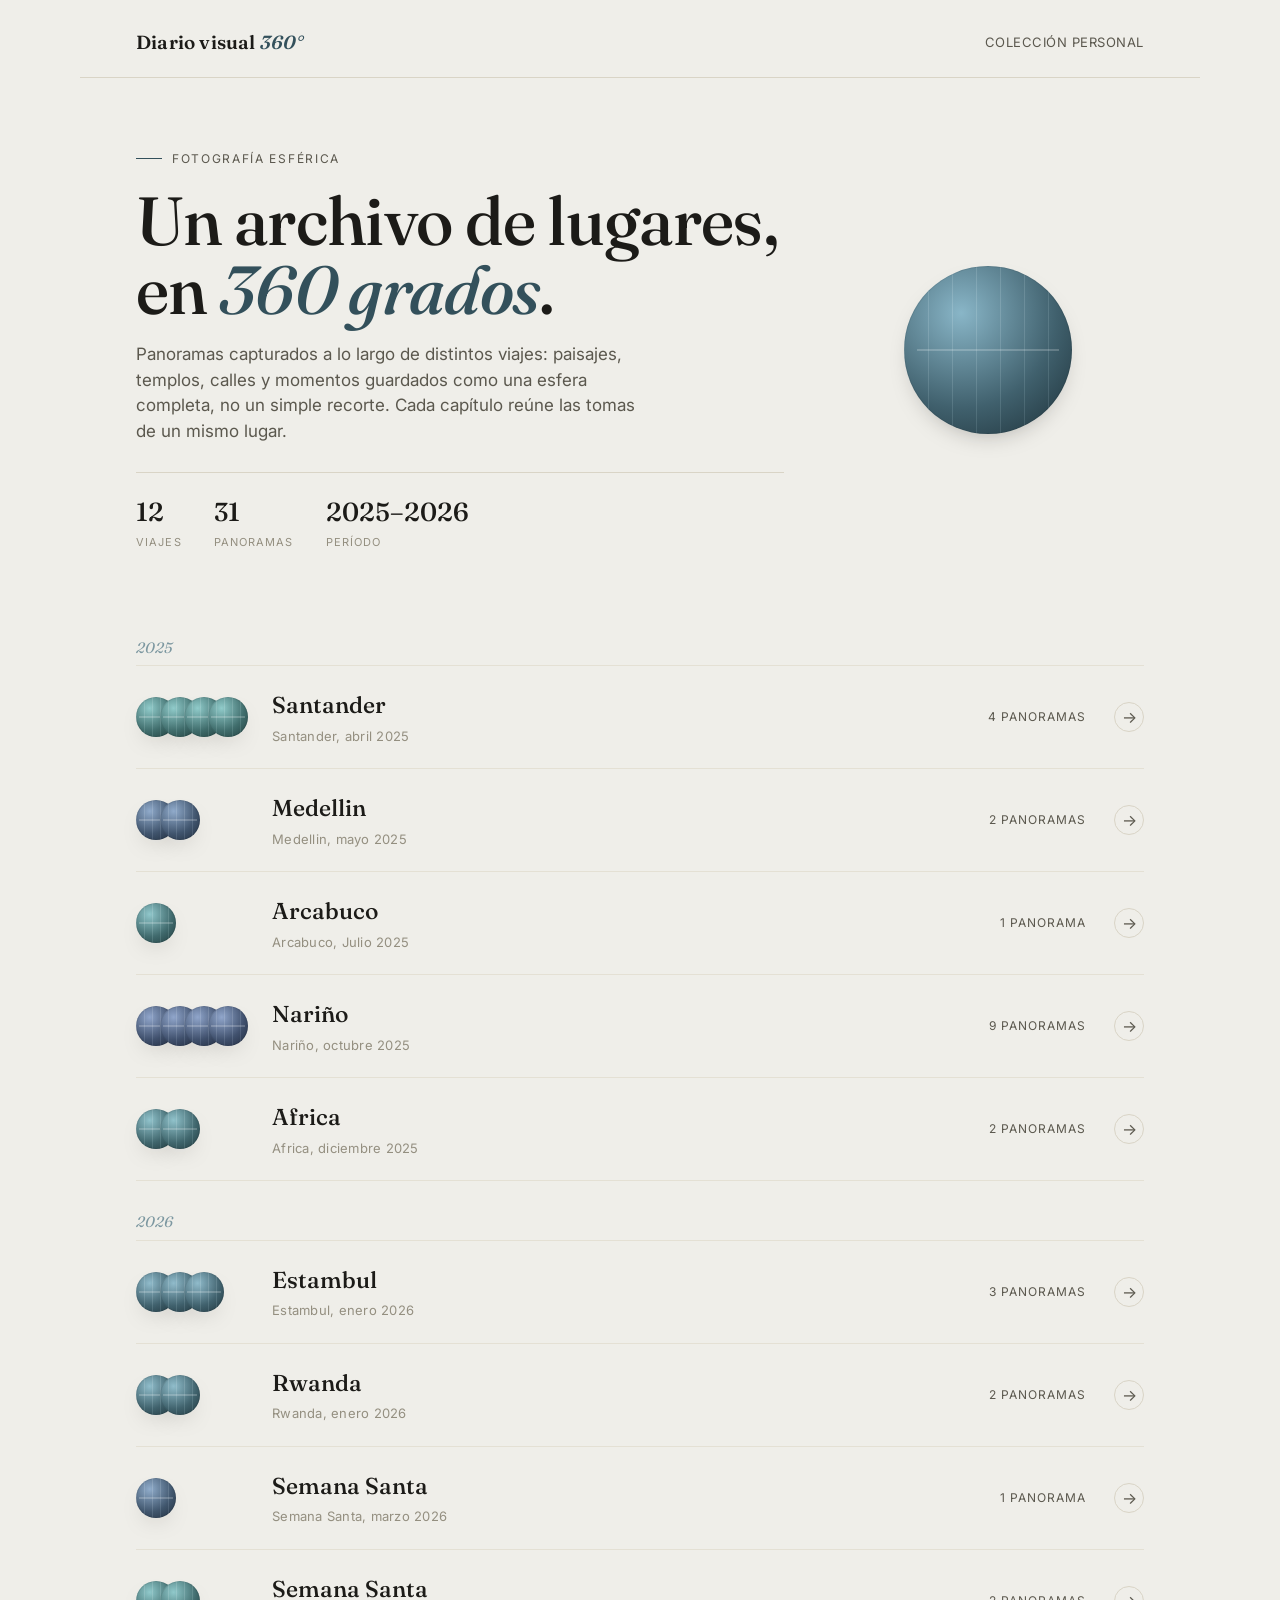
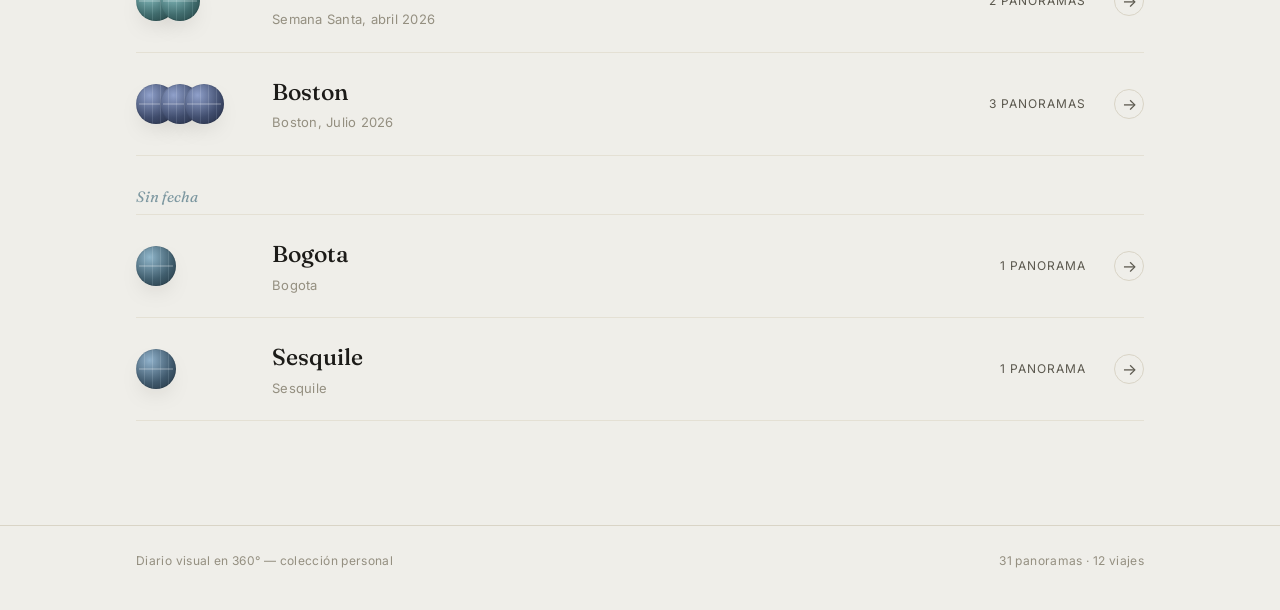
<file: index.html>
<!DOCTYPE html>
<html lang="es">
<head>
<meta charset="UTF-8">
<meta name="viewport" content="width=device-width, initial-scale=1.0">
<title>Diario visual en 360° — Colección personal</title>
<meta name="description" content="Colección personal de fotografías panorámicas en 360°, organizada por viaje y lugar.">
<link rel="preconnect" href="https://fonts.googleapis.com">
<link rel="preconnect" href="https://fonts.gstatic.com" crossorigin>
<link href="https://fonts.googleapis.com/css2?family=Fraunces:ital,opsz,wght@0,9..144,400;0,9..144,500;0,9..144,600;1,9..144,500&family=Inter:wght@400;500;600&display=swap" rel="stylesheet">
<link rel="stylesheet" href="css/style.css">
</head>
<body data-page="index">

<header class="site-header">
  <div class="wrap">
    <div class="brand">Diario visual <em>360°</em></div>
    <div class="back-link">Colección personal</div>
  </div>
</header>

<section class="hero">
  <div class="wrap">
    <div>
      <p class="eyebrow">Fotografía esférica</p>
      <h1>Un archivo de lugares,<br>en <i>360 grados</i>.</h1>
      <p class="hero-sub">Panoramas capturados a lo largo de distintos viajes: paisajes, templos, calles y momentos guardados como una esfera completa, no un simple recorte. Cada capítulo reúne las tomas de un mismo lugar.</p>
      <div class="stat-row" id="hero-stats">
        <div class="stat"><b>—</b><span>Viajes</span></div>
        <div class="stat"><b>—</b><span>Panoramas</span></div>
        <div class="stat"><b>—</b><span>Período</span></div>
      </div>
    </div>
    <div class="hero-orb-wrap">
      <div class="orb large" style="--o-light:hsl(197,36%,66%); --o-base:hsl(197,26%,34%); --o-dark:hsl(197,32%,16%);"></div>
    </div>
  </div>
</section>

<section class="timeline">
  <div class="wrap" id="timeline">
    <div class="state-msg">Cargando viajes…</div>
  </div>
</section>

<footer class="site-footer">
  <div class="wrap">
    <span>Diario visual en 360° — colección personal</span>
    <span id="footer-count">&nbsp;</span>
  </div>
</footer>

<script src="js/app.js"></script>
</body>
</html>
</file>
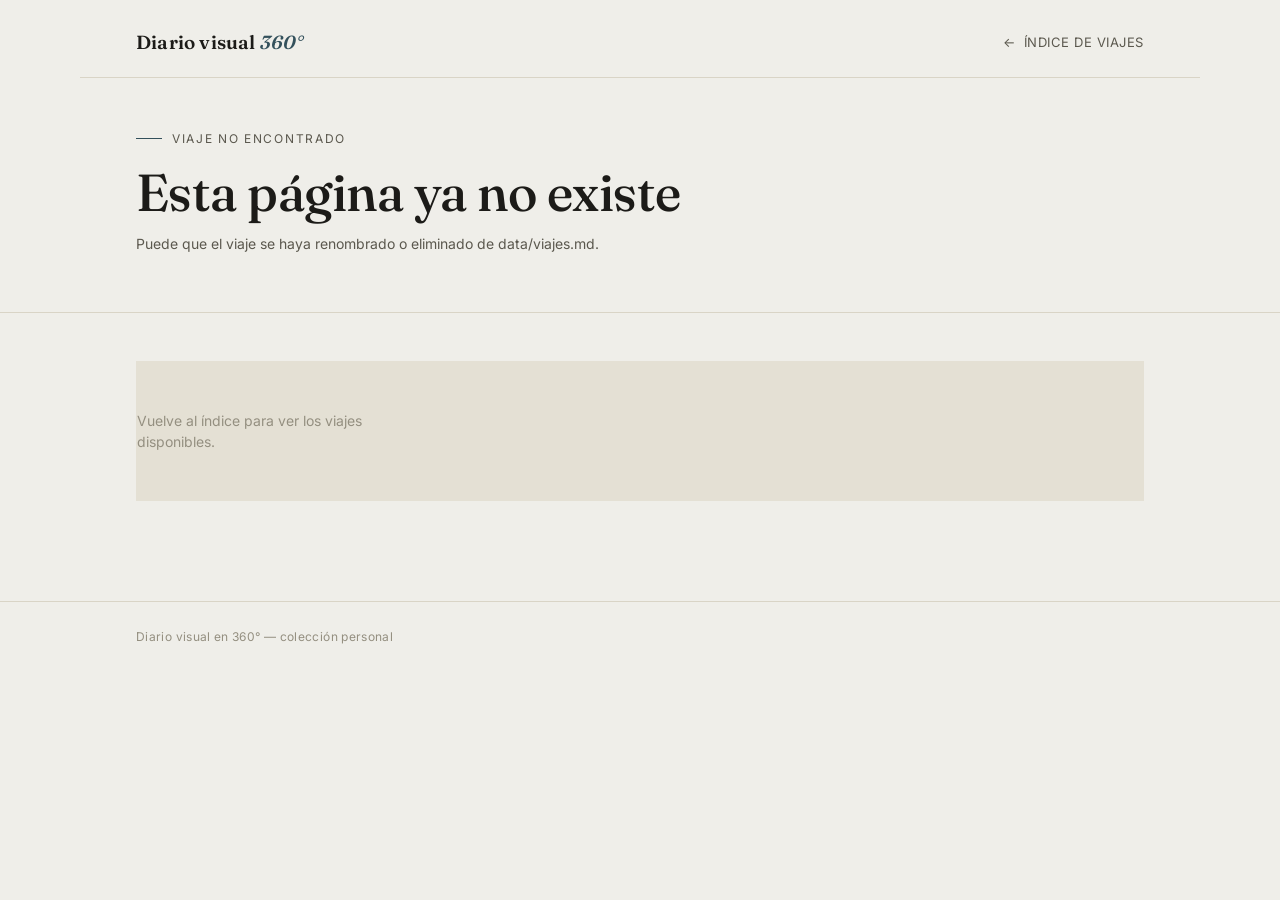
<file: trip.html>
<!DOCTYPE html>
<html lang="es">
<head>
<meta charset="UTF-8">
<meta name="viewport" content="width=device-width, initial-scale=1.0">
<title>Viaje — Diario visual en 360°</title>
<meta name="description" content="Panoramas en 360° de este viaje.">
<link rel="preconnect" href="https://fonts.googleapis.com">
<link rel="preconnect" href="https://fonts.gstatic.com" crossorigin>
<link href="https://fonts.googleapis.com/css2?family=Fraunces:ital,opsz,wght@0,9..144,400;0,9..144,500;0,9..144,600;1,9..144,500&family=Inter:wght@400;500;600&display=swap" rel="stylesheet">
<link rel="stylesheet" href="css/style.css">
</head>
<body data-page="trip">

<header class="site-header">
  <div class="wrap">
    <div class="brand">Diario visual <em>360°</em></div>
    <a class="back-link" href="index.html"><span class="arrow">←</span> Índice de viajes</a>
  </div>
</header>

<section class="trip-hero">
  <div class="wrap" id="trip-hero-content">
    <div class="state-msg">Cargando…</div>
  </div>
</section>

<section class="gallery">
  <div class="wrap">
    <div class="gallery-grid" id="gallery-grid"></div>
  </div>
</section>

<footer class="site-footer">
  <div class="wrap">
    <span>Diario visual en 360° — colección personal</span>
    <span id="footer-count">&nbsp;</span>
  </div>
</footer>

<script src="js/app.js"></script>
</body>
</html>
</file>
<file: css/style.css>
/* =========================================================
   Diario visual en 360° — design tokens
   ========================================================= */
:root{
  --paper:      #EFEEE9;
  --paper-2:    #F7F6F2;
  --ink:        #1C1B18;
  --ink-soft:   #5B584E;
  --ink-faint:  #948F80;
  --line:       #D9D4C6;
  --line-soft:  #E4E0D4;
  --accent:     #33505B;
  --accent-2:   #7C97A0;
  --white:      #FFFFFF;

  --serif: "Fraunces", "Iowan Old Style", "Palatino Linotype", serif;
  --sans:  "Inter", -apple-system, BlinkMacSystemFont, "Segoe UI", sans-serif;

  --maxw: 1120px;
}

*, *::before, *::after{ box-sizing: border-box; }
html{ scroll-behavior: smooth; }

body{
  margin:0;
  background: var(--paper);
  color: var(--ink);
  font-family: var(--sans);
  font-size: 16px;
  line-height: 1.5;
  -webkit-font-smoothing: antialiased;
}

img,svg{ display:block; max-width:100%; }

a{ color: inherit; text-decoration:none; }

.wrap{
  max-width: var(--maxw);
  margin: 0 auto;
  padding: 0 clamp(20px, 5vw, 56px);
}

::selection{ background: var(--accent); color: var(--paper-2); }

:focus-visible{
  outline: 2px solid var(--accent);
  outline-offset: 3px;
}

/* =========================================================
   Header
   ========================================================= */
.site-header{
  padding: 28px 0 0;
}
.site-header .wrap{
  display:flex;
  align-items:center;
  justify-content:space-between;
  border-bottom:1px solid var(--line);
  padding-bottom: 20px;
}
.brand{
  font-family: var(--serif);
  font-weight: 600;
  font-size: 19px;
  letter-spacing: 0.01em;
}
.brand em{
  font-style: italic;
  color: var(--accent);
}
.back-link{
  font-size: 13px;
  letter-spacing: 0.04em;
  text-transform: uppercase;
  color: var(--ink-soft);
  display:flex;
  align-items:center;
  gap:8px;
  transition: color .2s ease, gap .2s ease;
}
.back-link:hover{ color: var(--accent); gap:12px; }
.back-link .arrow{ display:inline-block; transition: transform .2s ease; }
.back-link:hover .arrow{ transform: translateX(-3px); }

/* =========================================================
   Eyebrow / headline system
   ========================================================= */
.eyebrow{
  font-size: 12px;
  letter-spacing: 0.14em;
  text-transform: uppercase;
  color: var(--ink-soft);
  display:flex;
  align-items:center;
  gap: 10px;
  margin: 0 0 18px;
}
.eyebrow::before{
  content:"";
  width: 26px;
  height: 1px;
  background: var(--accent);
  display:inline-block;
}

h1{
  font-family: var(--serif);
  font-weight: 500;
  line-height: 1.02;
  margin: 0 0 18px;
  letter-spacing: -0.01em;
}
h2{
  font-family: var(--serif);
  font-weight: 500;
  margin: 0;
}

/* =========================================================
   Hero — index
   ========================================================= */
.hero{
  padding: 72px 0 56px;
}
.hero .wrap{
  display:grid;
  grid-template-columns: 1.35fr 0.65fr;
  gap: 48px;
  align-items:center;
}
.hero h1{
  font-size: clamp(40px, 5.6vw, 68px);
}
.hero h1 i{ color: var(--accent); font-style: italic; }
.hero-sub{
  font-size: 17px;
  color: var(--ink-soft);
  max-width: 46ch;
  margin: 0 0 28px;
}
.stat-row{
  display:flex;
  gap: 32px;
  border-top: 1px solid var(--line);
  padding-top: 20px;
}
.stat{
  display:flex;
  flex-direction:column;
  gap:2px;
}
.stat b{
  font-family: var(--serif);
  font-size: 26px;
  font-weight: 500;
}
.stat span{
  font-size: 11px;
  letter-spacing: 0.1em;
  text-transform: uppercase;
  color: var(--ink-faint);
}
.hero-orb-wrap{
  display:flex;
  align-items:center;
  justify-content:center;
}

/* =========================================================
   Orb — signature element (stylised spherical panorama)
   ========================================================= */
.orb{
  position:relative;
  border-radius:50%;
  background: radial-gradient(circle at 34% 28%, var(--o-light), var(--o-base) 58%, var(--o-dark) 100%);
  box-shadow: inset 0 0 0 1px rgba(0,0,0,0.08), 0 10px 24px -12px rgba(28,27,24,0.35);
  overflow:hidden;
  flex-shrink:0;
}
.orb::before{
  content:"";
  position:absolute; inset:0;
  background-image: repeating-linear-gradient(
    90deg,
    rgba(255,255,255,0.32) 0,
    rgba(255,255,255,0.32) 1px,
    transparent 1px,
    transparent calc(100% / 7)
  );
  mix-blend-mode: soft-light;
}
.orb::after{
  content:"";
  position:absolute; left:8%; right:8%; top:50%;
  height:1px;
  background: rgba(255,255,255,0.4);
  transform: translateY(-50%) scaleY(1);
}
.orb.large{ width: 168px; height:168px; }
.orb.large::before{ animation: spin 34s linear infinite; }
.orb.card{ width: 40px; height:40px; }
.orb.card::before{
  background-image: repeating-linear-gradient(
    90deg,
    rgba(255,255,255,0.32) 0,
    rgba(255,255,255,0.32) 1px,
    transparent 1px,
    transparent calc(100% / 5)
  );
}
.orb.med{ width: 84px; height:84px; }

@keyframes spin{
  from{ transform: translateX(0); }
  to{ transform: translateX(-28.5714%); }
}
@media (prefers-reduced-motion: reduce){
  .orb.large::before{ animation: none; }
}

/* =========================================================
   Trip index list (grouped by year)
   ========================================================= */
.timeline{
  padding: 8px 0 96px;
}
.year-group{ margin-bottom: 8px; }
.year-label{
  font-family: var(--serif);
  font-style: italic;
  font-size: 15px;
  color: var(--accent-2);
  padding: 22px 0 6px;
}

.trip-row{
  display:grid;
  grid-template-columns: 108px 1fr auto auto;
  align-items:center;
  gap: 28px;
  padding: 22px 0;
  border-top: 1px solid var(--line-soft);
  transition: padding-left .25s ease;
}
.timeline .trip-row:last-child{ border-bottom: 1px solid var(--line-soft); }
.trip-row:hover{ padding-left: 8px; }

.trip-row .orb-stack{
  display:flex;
}
.trip-row .orb-stack .orb{ margin-left: -16px; }
.trip-row .orb-stack .orb:first-child{ margin-left:0; }

.trip-info h2{ font-size: 23px; }
.trip-meta{
  font-size: 13px;
  color: var(--ink-faint);
  margin-top: 4px;
  letter-spacing: 0.02em;
}
.trip-count{
  font-size: 12px;
  letter-spacing: 0.08em;
  text-transform: uppercase;
  color: var(--ink-soft);
  white-space:nowrap;
  text-align:right;
}
.trip-arrow{
  width: 30px; height:30px;
  border: 1px solid var(--line);
  border-radius: 50%;
  display:flex; align-items:center; justify-content:center;
  color: var(--ink-soft);
  transition: all .2s ease;
  flex-shrink:0;
}
.trip-row:hover .trip-arrow{
  background: var(--accent);
  border-color: var(--accent);
  color: var(--paper-2);
  transform: rotate(45deg);
}

/* =========================================================
   Trip page
   ========================================================= */
.trip-hero{
  padding: 52px 0 44px;
  border-bottom: 1px solid var(--line);
}
.trip-hero .wrap{
  display:flex;
  align-items:center;
  gap: 32px;
}
.trip-hero h1{ font-size: clamp(34px, 4.6vw, 52px); margin-bottom:8px; }
.trip-hero-meta{
  font-size: 14px;
  color: var(--ink-soft);
}

.gallery{
  padding: 48px 0 100px;
}
.gallery-grid{
  display:grid;
  grid-template-columns: repeat(auto-fill, minmax(240px, 1fr));
  gap: 2px;
  background: var(--line-soft);
  border: 1px solid var(--line-soft);
}
.photo-card{
  background: var(--paper-2);
  padding: 30px 26px;
  display:flex;
  flex-direction:column;
  gap: 18px;
  justify-content:space-between;
  min-height: 220px;
  transition: background .25s ease;
}
.photo-card:hover{ background: var(--white); }

.photo-card .card-top{
  display:flex;
  align-items:flex-start;
  justify-content:space-between;
  gap: 12px;
}
.photo-card h3{
  font-family: var(--serif);
  font-weight: 500;
  font-size: 19px;
  margin: 0;
  line-height: 1.2;
}
.photo-card .place{
  font-size: 13px;
  color: var(--ink-faint);
  margin-top: 6px;
}
.view-link{
  display:inline-flex;
  align-items:center;
  gap:8px;
  font-size: 12px;
  letter-spacing: 0.08em;
  text-transform: uppercase;
  color: var(--accent);
  font-weight: 600;
}
.view-link .arrow{ transition: transform .2s ease; }
.photo-card:hover .view-link .arrow{ transform: translateX(4px); }

/* =========================================================
   Estados (cargando / vacío / error)
   ========================================================= */
.state-msg{
  padding: 48px 0;
  font-size: 14px;
  color: var(--ink-faint);
  max-width: 52ch;
}
.state-msg.state-error{
  color: #8a4a3a;
}

/* =========================================================
   Footer
   ========================================================= */
.site-footer{
  border-top: 1px solid var(--line);
  padding: 26px 0 40px;
}
.site-footer .wrap{
  display:flex;
  justify-content:space-between;
  font-size: 12px;
  color: var(--ink-faint);
  letter-spacing: 0.03em;
}

/* =========================================================
   Responsive
   ========================================================= */
@media (max-width: 780px){
  .hero .wrap{ grid-template-columns: 1fr; gap: 32px; }
  .hero-orb-wrap{ order:-1; }
  .orb.large{ width: 108px; height:108px; }
  .trip-row{
    grid-template-columns: 1fr auto;
    grid-template-areas:
      "orbs count"
      "info info"
      "arrow arrow";
    row-gap: 12px;
  }
  .trip-row .orb-stack{ grid-area: orbs; }
  .trip-count{ grid-area: count; }
  .trip-info{ grid-area: info; }
  .trip-arrow{ display:none; }
  .stat-row{ flex-wrap: wrap; row-gap: 16px; }
  .gallery-grid{ grid-template-columns: 1fr; }
}
</file>
